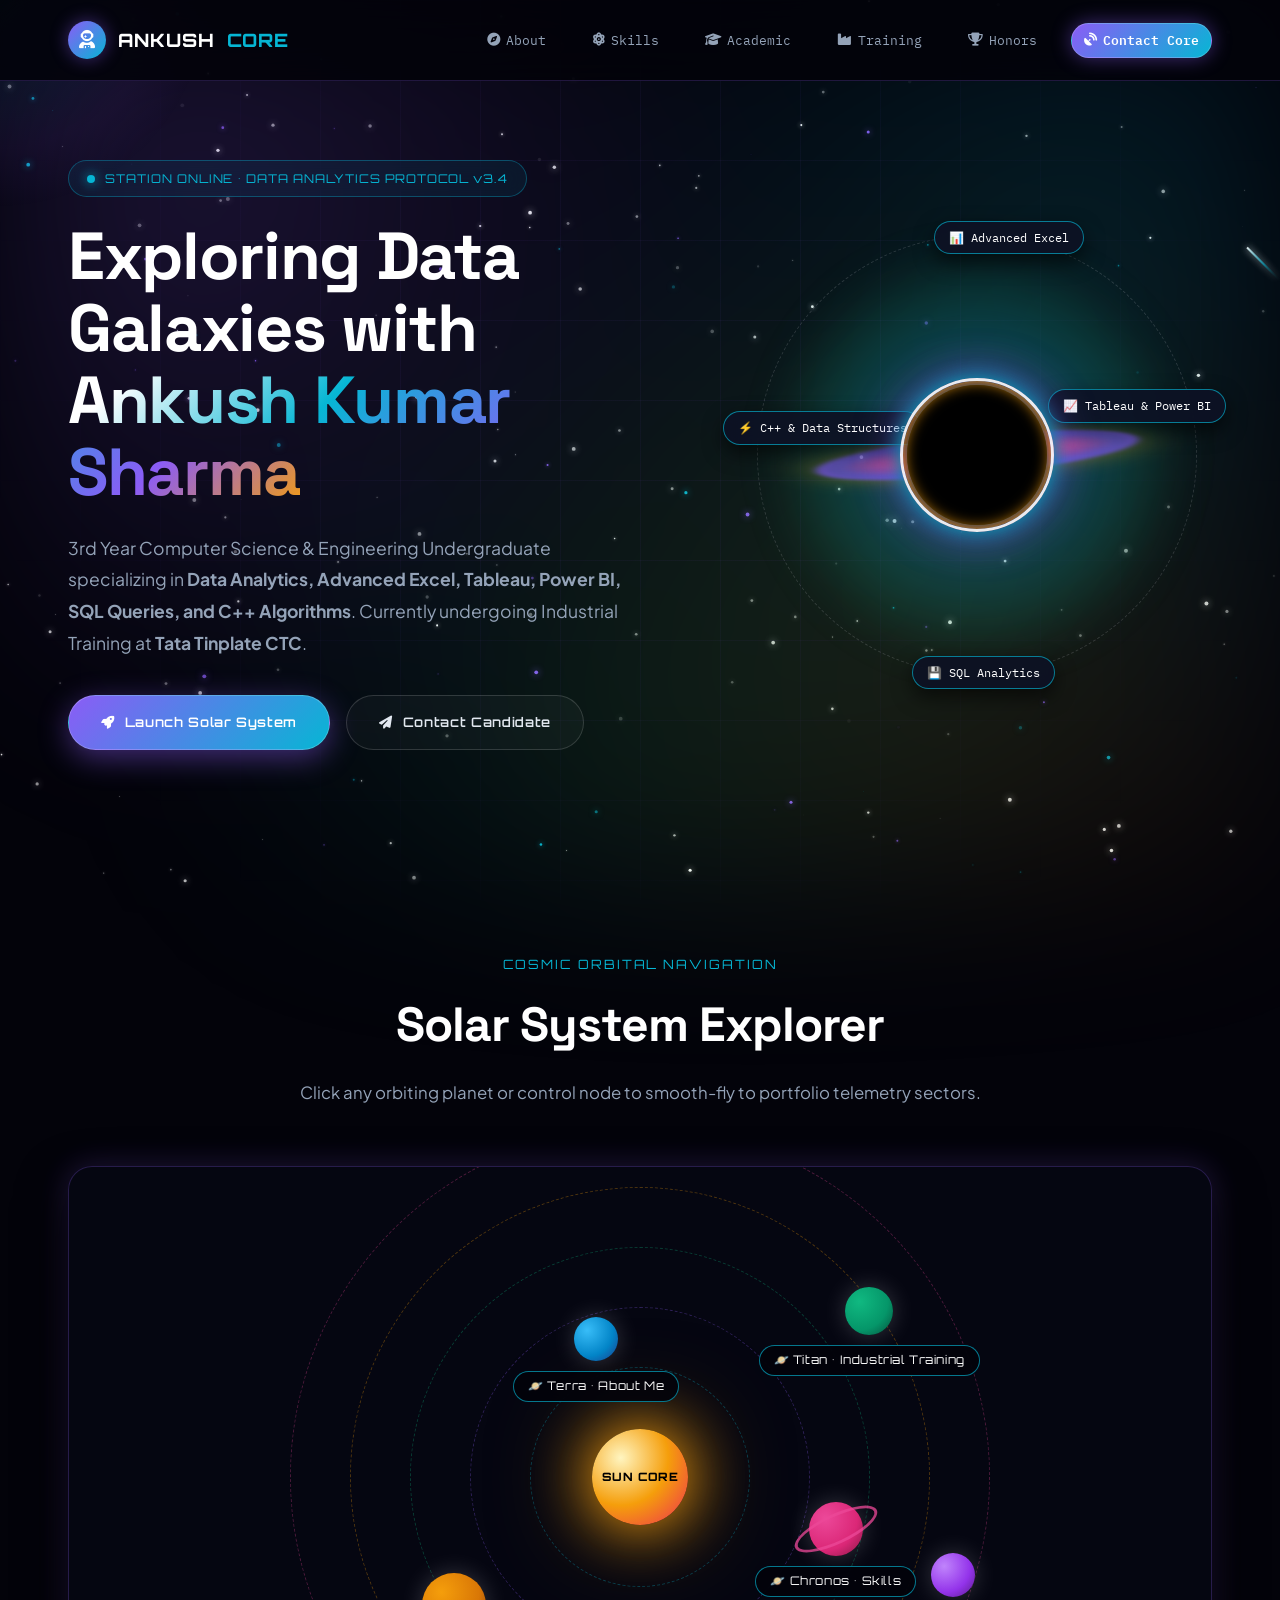
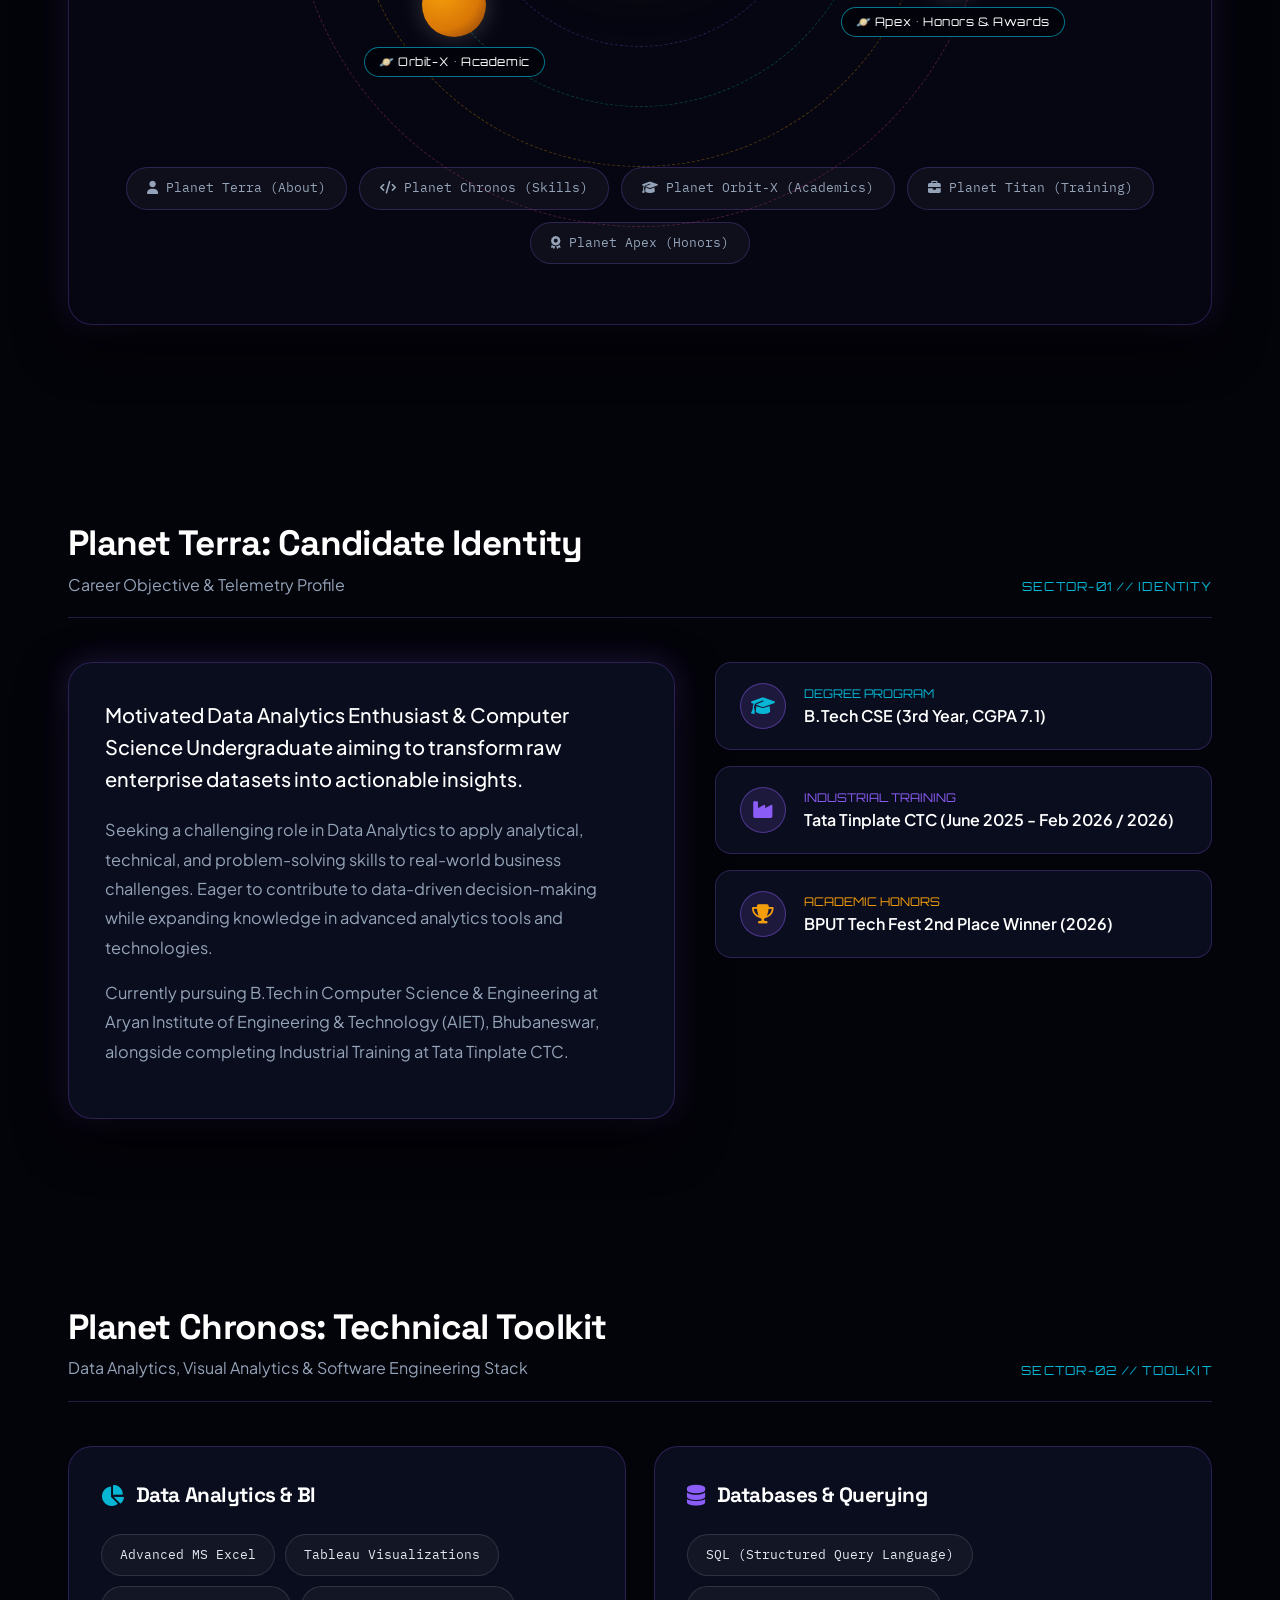
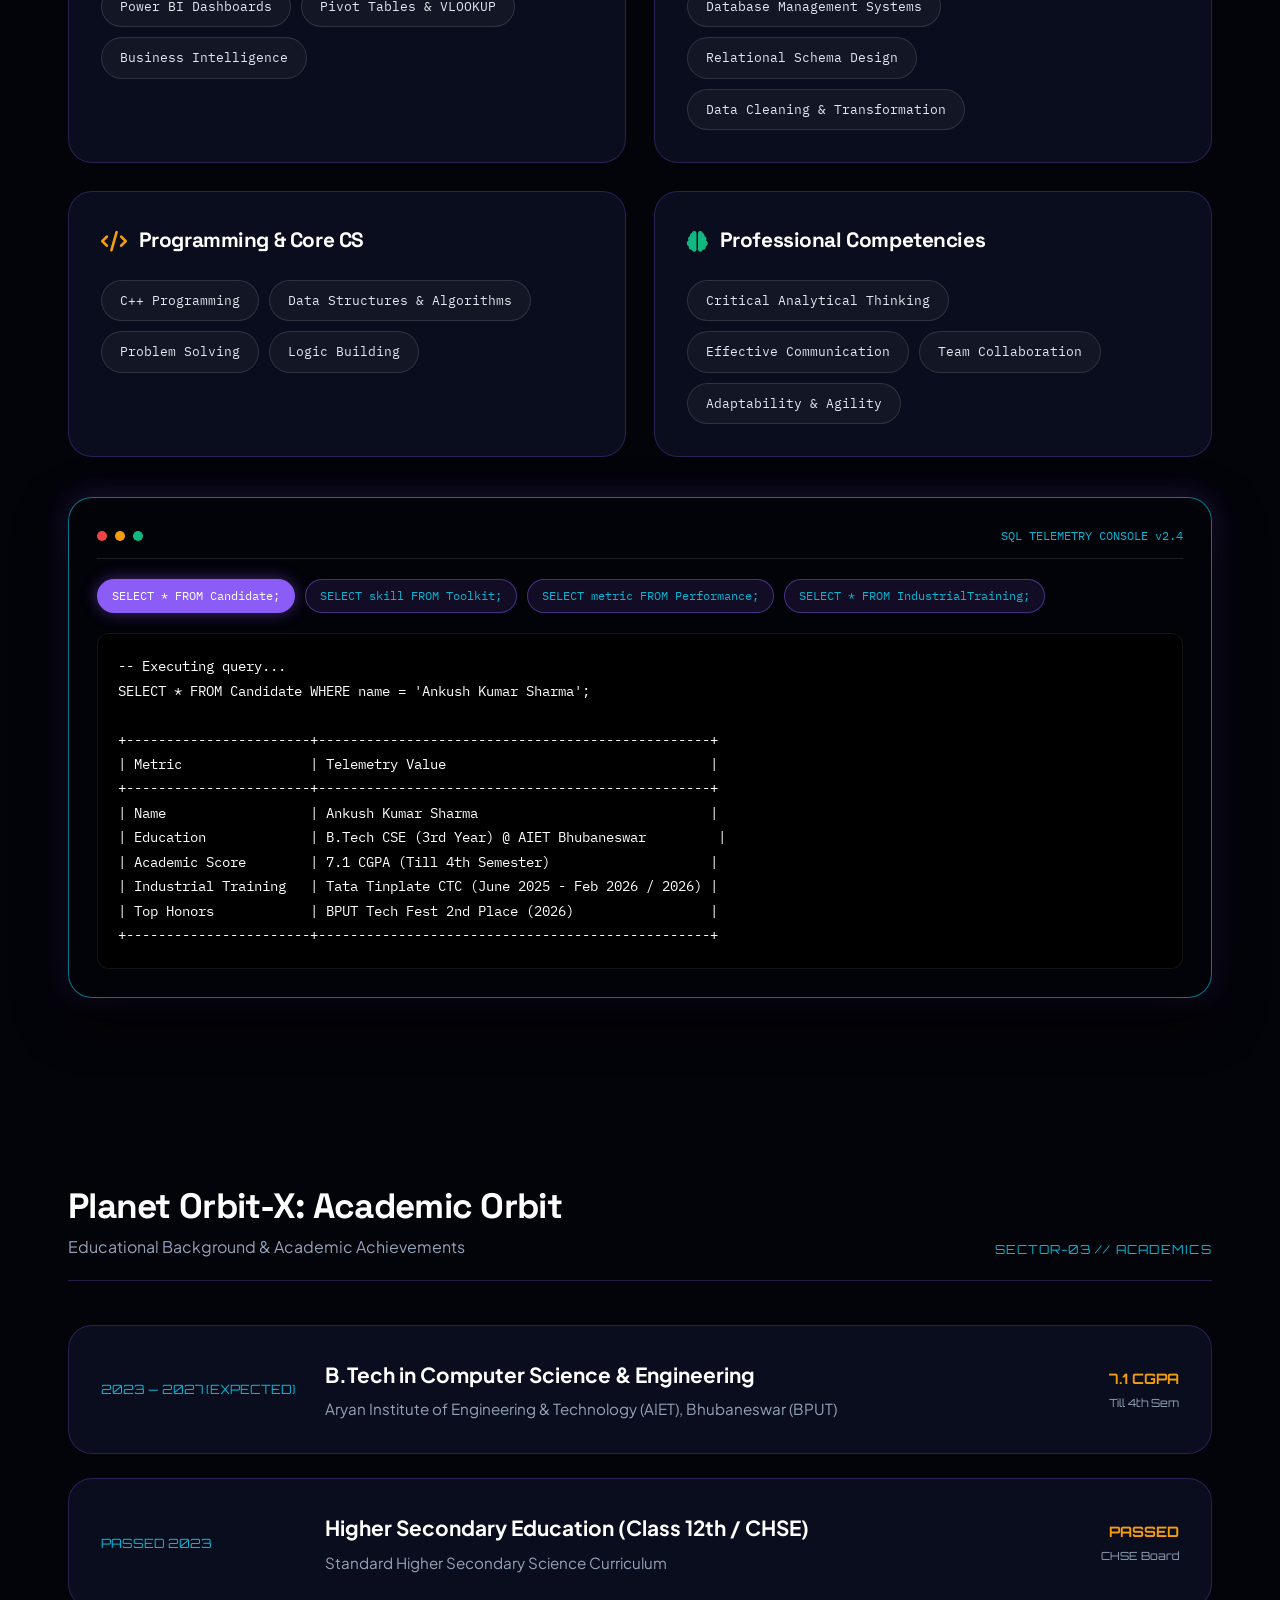
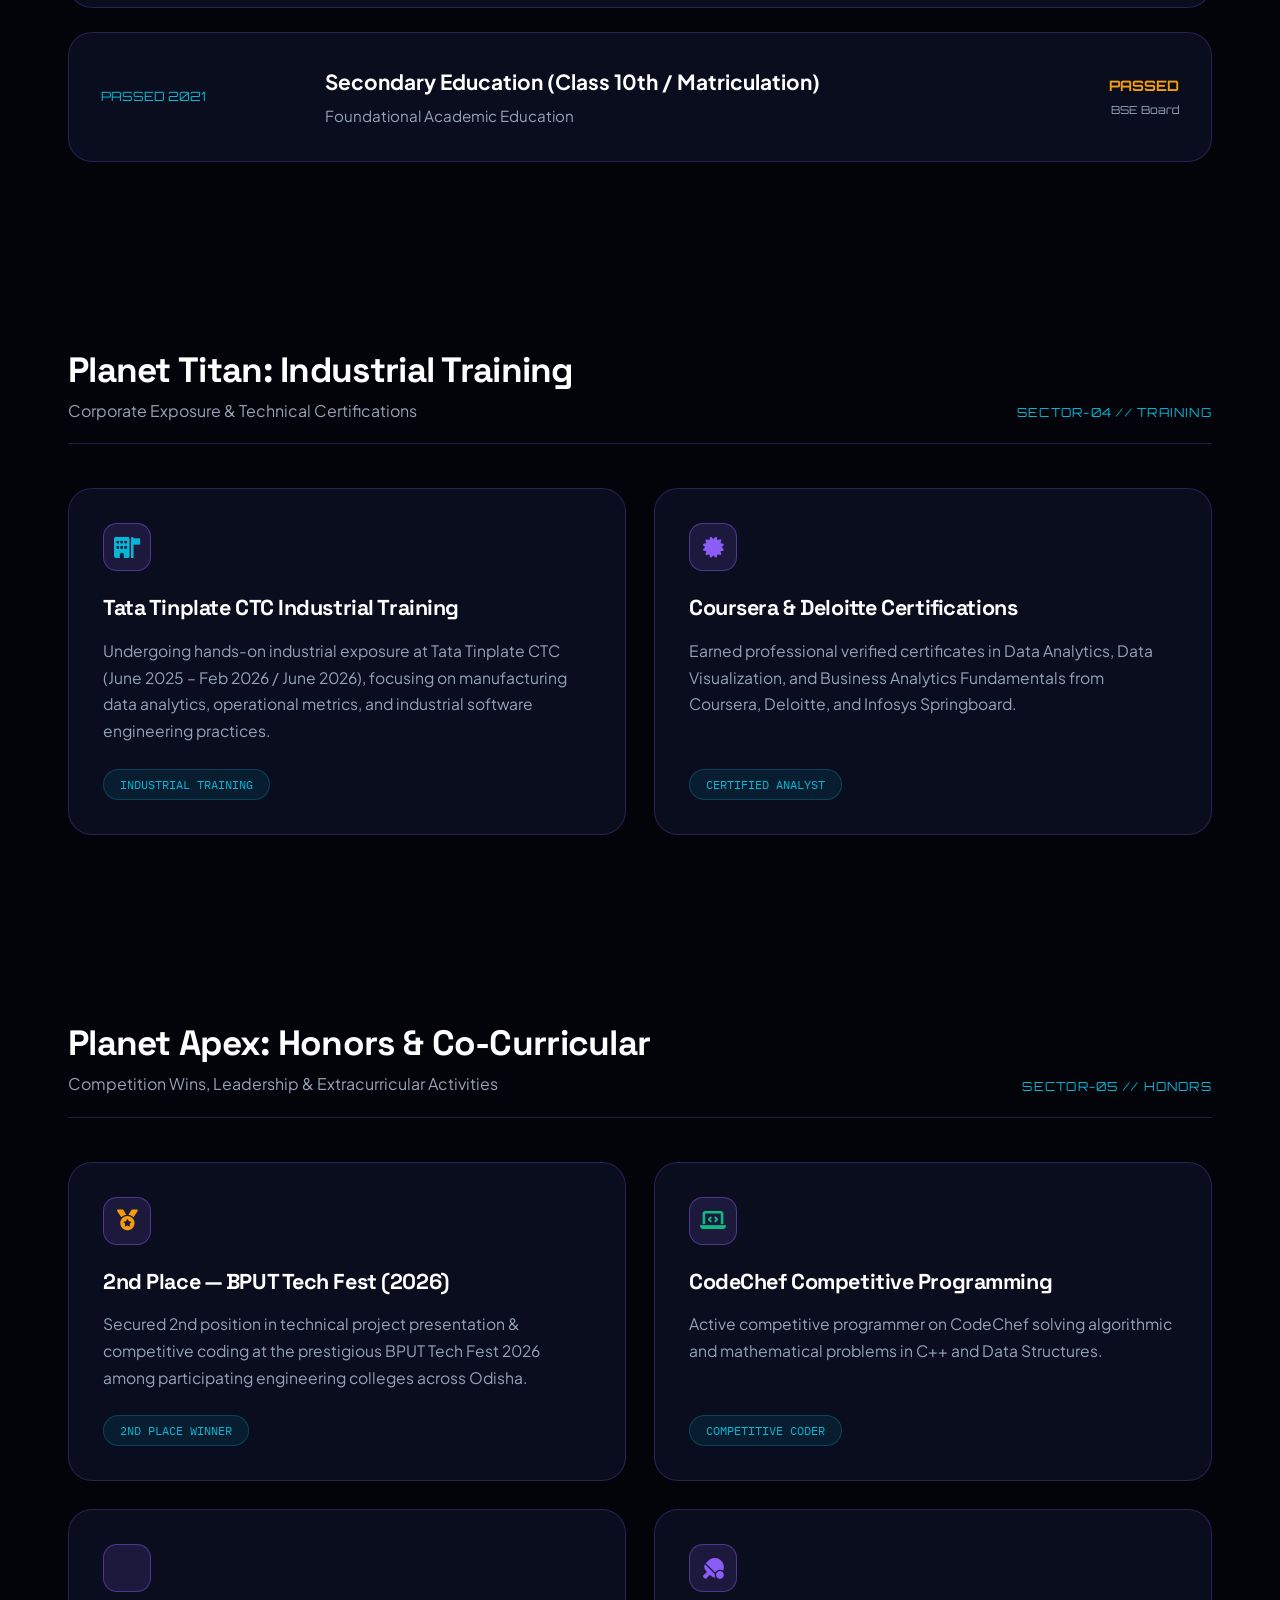
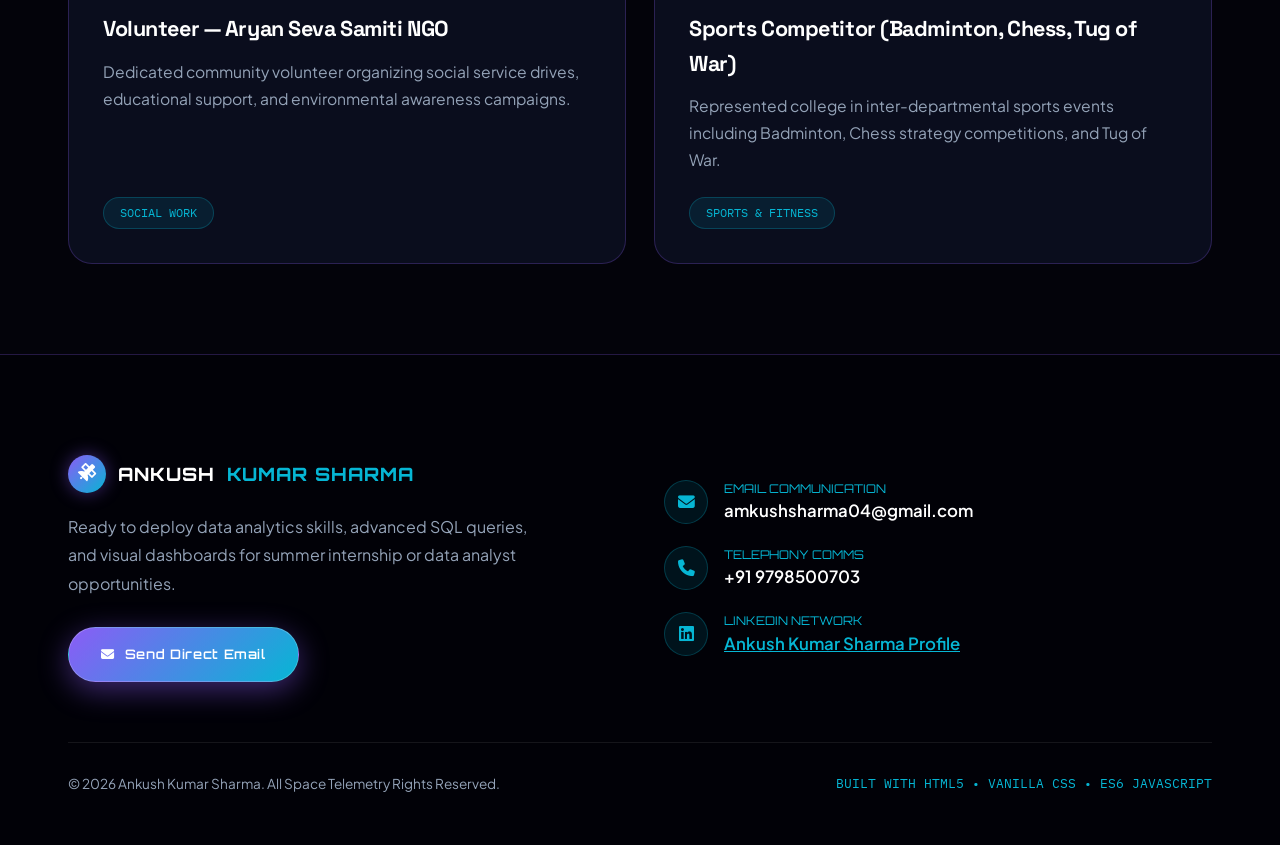
<file: index.html>
<!DOCTYPE html>
<html lang="en">
<head>
  <meta charset="UTF-8">
  <meta name="viewport" content="width=device-width, initial-scale=1.0">
  <title>Ankush Kumar Sharma — Space Theme Data Analytics Portfolio</title>
  <meta name="description" content="Explore Ankush's space data station featuring interactive planetary navigation, black hole visualizer, SQL telemetry console, and industrial training at Tata Tinplate.">
  
  <!-- Google Fonts -->
  <link rel="preconnect" href="https://fonts.googleapis.com">
  <link rel="preconnect" href="https://fonts.gstatic.com" crossorigin>
  <link href="https://fonts.googleapis.com/css2?family=IBM+Plex+Mono:wght@400;500;600&family=Orbitron:wght@600;700;800;900&family=Plus+Jakarta+Sans:wght@400;500;600;700&family=Space+Grotesk:wght@500;600;700&display=swap" rel="stylesheet">
  
  <!-- FontAwesome Icons -->
  <link rel="stylesheet" href="https://cdnjs.cloudflare.com/ajax/libs/font-awesome/6.4.0/css/all.min.css">
  
  <!-- Separate Modular Stylesheet -->
  <link rel="stylesheet" href="styles.css">
</head>
<body>

  <!-- COSMIC CANVAS ENGINE BACKGROUND -->
  <canvas id="starfield"></canvas>
  <div class="cosmic-nebula-overlay"></div>
  <div class="space-grid-bg"></div>
  <div class="cursor-star-glow" id="cursorGlow"></div>

  <!-- NAVIGATION BAR -->
  <nav>
    <div class="container">
      <a href="#" class="brand-logo">
        <div class="cosmic-icon"><i class="fa-solid fa-user-astronaut"></i></div>
        ANKUSH <span>CORE</span>
      </a>
      <ul class="nav-menu">
        <li><a href="#about"><i class="fa-solid fa-compass"></i> About</a></li>
        <li><a href="#skills"><i class="fa-solid fa-atom"></i> Skills</a></li>
        <li><a href="#qualifications"><i class="fa-solid fa-graduation-cap"></i> Academic</a></li>
        <li><a href="#training"><i class="fa-solid fa-industry"></i> Training</a></li>
        <li><a href="#achievements"><i class="fa-solid fa-trophy"></i> Honors</a></li>
        <li><a href="#contact" class="nav-btn-comm"><i class="fa-solid fa-satellite-dish"></i> Contact Core</a></li>
      </ul>
    </div>
  </nav>

  <!-- HERO SECTOR WITH BLACK HOLE SINGULARITY VISUALIZER -->
  <header class="hero-sector" id="hero">
    <div class="container">
      <div class="hero-grid">
        <div class="hero-content">
          <div class="space-hud-badge">
            <div class="hud-dot"></div>
            <span>STATION ONLINE • DATA ANALYTICS PROTOCOL v3.4</span>
          </div>
          
          <h1 class="cosmic-title">
            Exploring Data Galaxies with <span class="gradient-text">Ankush Kumar Sharma</span>
          </h1>
          
          <p class="hero-description">
            3rd Year Computer Science & Engineering Undergraduate specializing in <strong>Data Analytics, Advanced Excel, Tableau, Power BI, SQL Queries, and C++ Algorithms</strong>. Currently undergoing Industrial Training at <strong>Tata Tinplate CTC</strong>.
          </p>

          <div class="cta-group">
            <a href="#planet-system" class="btn-cosmic">
              <i class="fa-solid fa-rocket"></i> Launch Solar System
            </a>
            <a href="#contact" class="btn-cosmic ghost">
              <i class="fa-solid fa-paper-plane"></i> Contact Candidate
            </a>
          </div>
        </div>

        <!-- BLACK HOLE SINGULARITY HERO MODULE -->
        <div class="black-hole-wrapper">
          <div class="black-hole-container">
            <div class="black-hole-aura"></div>
            <div class="accretion-disk"></div>
            <div class="singularity-core"></div>
            <div class="photon-ring"></div>
            
            <div class="tech-orbit">
              <div class="orbit-badge b1"><span>📊 Advanced Excel</span></div>
              <div class="orbit-badge b2"><span>📈 Tableau & Power BI</span></div>
              <div class="orbit-badge b3"><span>💾 SQL Analytics</span></div>
              <div class="orbit-badge b4"><span>⚡ C++ & Data Structures</span></div>
            </div>
          </div>
        </div>
      </div>
    </div>
  </header>

  <!-- INTERACTIVE SOLAR SYSTEM PLANETARY NAVIGATOR -->
  <section class="planet-system-section" id="planet-system">
    <div class="container">
      <div class="section-header">
        <span class="sub-tag">COSMIC ORBITAL NAVIGATION</span>
        <h2>Solar System Explorer</h2>
        <p>Click any orbiting planet or control node to smooth-fly to portfolio telemetry sectors.</p>
      </div>

      <div class="solar-system-showcase">
        <div class="planet-orbit-tracks">
          <div class="sun-core" onclick="scrollToSector('hero')" title="Sun / Station Identity">
            <span>SUN CORE</span>
          </div>

          <div class="orbit-path-1"></div>
          <div class="orbit-path-2"></div>
          <div class="orbit-path-3"></div>
          <div class="orbit-path-4"></div>
          <div class="orbit-path-5"></div>

          <div class="planet-node p-terra" onclick="scrollToSector('about')">
            <div class="planet-body"></div>
            <div class="planet-label">🪐 Terra • About Me</div>
          </div>

          <div class="planet-node p-chronos" onclick="scrollToSector('skills')">
            <div class="planet-body"></div>
            <div class="planet-label">🪐 Chronos • Skills</div>
          </div>

          <div class="planet-node p-orbitx" onclick="scrollToSector('qualifications')">
            <div class="planet-body"></div>
            <div class="planet-label">🪐 Orbit-X • Academic</div>
          </div>

          <div class="planet-node p-titan" onclick="scrollToSector('training')">
            <div class="planet-body"></div>
            <div class="planet-label">🪐 Titan • Industrial Training</div>
          </div>

          <div class="planet-node p-apex" onclick="scrollToSector('achievements')">
            <div class="planet-body"></div>
            <div class="planet-label">🪐 Apex • Honors & Awards</div>
          </div>
        </div>

        <div class="planet-bar-selector">
          <div class="planet-pill" onclick="scrollToSector('about')"><i class="fa-solid fa-user"></i> Planet Terra (About)</div>
          <div class="planet-pill" onclick="scrollToSector('skills')"><i class="fa-solid fa-code"></i> Planet Chronos (Skills)</div>
          <div class="planet-pill" onclick="scrollToSector('qualifications')"><i class="fa-solid fa-graduation-cap"></i> Planet Orbit-X (Academics)</div>
          <div class="planet-pill" onclick="scrollToSector('training')"><i class="fa-solid fa-briefcase"></i> Planet Titan (Training)</div>
          <div class="planet-pill" onclick="scrollToSector('achievements')"><i class="fa-solid fa-award"></i> Planet Apex (Honors)</div>
        </div>
      </div>
    </div>
  </section>

  <!-- SECTOR 1: ABOUT ME -->
  <section class="content-sector" id="about">
    <div class="container">
      <div class="sector-title-wrapper">
        <div>
          <h2>Planet Terra: Candidate Identity</h2>
          <p style="color: var(--text-muted);">Career Objective & Telemetry Profile</p>
        </div>
        <div class="sector-id">SECTOR-01 // IDENTITY</div>
      </div>

      <div class="about-space-grid">
        <div class="about-card-main">
          <div class="about-highlight">
            Motivated Data Analytics Enthusiast & Computer Science Undergraduate aiming to transform raw enterprise datasets into actionable insights.
          </div>
          <p>
            Seeking a challenging role in Data Analytics to apply analytical, technical, and problem-solving skills to real-world business challenges. Eager to contribute to data-driven decision-making while expanding knowledge in advanced analytics tools and technologies.
          </p>
          <p>
            Currently pursuing B.Tech in Computer Science & Engineering at Aryan Institute of Engineering & Technology (AIET), Bhubaneswar, alongside completing Industrial Training at Tata Tinplate CTC.
          </p>
        </div>

        <div class="telemetry-pills">
          <div class="telemetry-pill">
            <div class="telemetry-icon"><i class="fa-solid fa-graduation-cap" style="color: var(--neon-cyan);"></i></div>
            <div>
              <div style="font-family: 'Orbitron', sans-serif; font-size: 0.75rem; color: var(--neon-cyan);">DEGREE PROGRAM</div>
              <div style="color: var(--text-bright); font-weight: 600;">B.Tech CSE (3rd Year, CGPA 7.1)</div>
            </div>
          </div>

          <div class="telemetry-pill">
            <div class="telemetry-icon"><i class="fa-solid fa-industry" style="color: var(--neon-purple);"></i></div>
            <div>
              <div style="font-family: 'Orbitron', sans-serif; font-size: 0.75rem; color: var(--neon-purple);">INDUSTRIAL TRAINING</div>
              <div style="color: var(--text-bright); font-weight: 600;">Tata Tinplate CTC (June 2025 - Feb 2026 / 2026)</div>
            </div>
          </div>

          <div class="telemetry-pill">
            <div class="telemetry-icon"><i class="fa-solid fa-trophy" style="color: var(--solar-gold);"></i></div>
            <div>
              <div style="font-family: 'Orbitron', sans-serif; font-size: 0.75rem; color: var(--solar-gold);">ACADEMIC HONORS</div>
              <div style="color: var(--text-bright); font-weight: 600;">BPUT Tech Fest 2nd Place Winner (2026)</div>
            </div>
          </div>
        </div>
      </div>
    </div>
  </section>

  <!-- SECTOR 2: SKILLS & DATA TOOLKIT -->
  <section class="content-sector" id="skills">
    <div class="container">
      <div class="sector-title-wrapper">
        <div>
          <h2>Planet Chronos: Technical Toolkit</h2>
          <p style="color: var(--text-muted);">Data Analytics, Visual Analytics & Software Engineering Stack</p>
        </div>
        <div class="sector-id">SECTOR-02 // TOOLKIT</div>
      </div>

      <div class="skills-space-grid">
        <div class="skill-sector-card">
          <h3><i class="fa-solid fa-chart-pie" style="color: var(--neon-cyan);"></i> Data Analytics & BI</h3>
          <div class="space-chips">
            <div class="space-chip">Advanced MS Excel</div>
            <div class="space-chip">Tableau Visualizations</div>
            <div class="space-chip">Power BI Dashboards</div>
            <div class="space-chip">Pivot Tables & VLOOKUP</div>
            <div class="space-chip">Business Intelligence</div>
          </div>
        </div>

        <div class="skill-sector-card">
          <h3><i class="fa-solid fa-database" style="color: var(--neon-purple);"></i> Databases & Querying</h3>
          <div class="space-chips">
            <div class="space-chip">SQL (Structured Query Language)</div>
            <div class="space-chip">Database Management Systems</div>
            <div class="space-chip">Relational Schema Design</div>
            <div class="space-chip">Data Cleaning & Transformation</div>
          </div>
        </div>

        <div class="skill-sector-card">
          <h3><i class="fa-solid fa-code" style="color: var(--solar-gold);"></i> Programming & Core CS</h3>
          <div class="space-chips">
            <div class="space-chip">C++ Programming</div>
            <div class="space-chip">Data Structures & Algorithms</div>
            <div class="space-chip">Problem Solving</div>
            <div class="space-chip">Logic Building</div>
          </div>
        </div>

        <div class="skill-sector-card">
          <h3><i class="fa-solid fa-brain" style="color: var(--neon-green);"></i> Professional Competencies</h3>
          <div class="space-chips">
            <div class="space-chip">Critical Analytical Thinking</div>
            <div class="space-chip">Effective Communication</div>
            <div class="space-chip">Team Collaboration</div>
            <div class="space-chip">Adaptability & Agility</div>
          </div>
        </div>
      </div>

      <!-- INTERACTIVE SQL TERMINAL CONTROLLER -->
      <div class="sql-terminal-box">
        <div class="terminal-head">
          <div class="terminal-dots">
            <div class="dot-r"></div>
            <div class="dot-y"></div>
            <div class="dot-g"></div>
          </div>
          <div style="font-family: 'IBM Plex Mono', monospace; font-size: 0.78rem; color: var(--neon-cyan);">
            SQL TELEMETRY CONSOLE v2.4
          </div>
        </div>

        <div class="sql-query-pills">
          <div class="sql-pill active" onclick="runQuery('profile', event)">SELECT * FROM Candidate;</div>
          <div class="sql-pill" onclick="runQuery('skills', event)">SELECT skill FROM Toolkit;</div>
          <div class="sql-pill" onclick="runQuery('metrics', event)">SELECT metric FROM Performance;</div>
          <div class="sql-pill" onclick="runQuery('training', event)">SELECT * FROM IndustrialTraining;</div>
        </div>

        <div class="terminal-body" id="terminalOutput">-- Executing query...
SELECT * FROM Candidate WHERE name = 'Ankush Kumar Sharma';

+-----------------------+-------------------------------------------------+
| Metric                | Telemetry Value                                 |
+-----------------------+-------------------------------------------------+
| Name                  | Ankush Kumar Sharma                             |
| Education             | B.Tech CSE (3rd Year) @ AIET Bhubaneswar         |
| Academic Score        | 7.1 CGPA (Till 4th Semester)                    |
| Industrial Training   | Tata Tinplate CTC (June 2025 - Feb 2026 / 2026) |
| Top Honors            | BPUT Tech Fest 2nd Place (2026)                 |
+-----------------------+-------------------------------------------------+</div>
      </div>
    </div>
  </section>

  <!-- SECTOR 3: ACADEMIC QUALIFICATIONS -->
  <section class="content-sector" id="qualifications">
    <div class="container">
      <div class="sector-title-wrapper">
        <div>
          <h2>Planet Orbit-X: Academic Orbit</h2>
          <p style="color: var(--text-muted);">Educational Background & Academic Achievements</p>
        </div>
        <div class="sector-id">SECTOR-03 // ACADEMICS</div>
      </div>

      <div class="timeline-space">
        <div class="timeline-space-card">
          <div class="timeline-period">2023 — 2027 (EXPECTED)</div>
          <div>
            <div class="timeline-title">B.Tech in Computer Science & Engineering</div>
            <div class="timeline-sub">Aryan Institute of Engineering & Technology (AIET), Bhubaneswar (BPUT)</div>
          </div>
          <div class="timeline-metric">7.1 CGPA<br><span style="font-size: 0.7rem; color: var(--text-muted); font-weight: normal;">Till 4th Sem</span></div>
        </div>

        <div class="timeline-space-card">
          <div class="timeline-period">PASSED 2023</div>
          <div>
            <div class="timeline-title">Higher Secondary Education (Class 12th / CHSE)</div>
            <div class="timeline-sub">Standard Higher Secondary Science Curriculum</div>
          </div>
          <div class="timeline-metric">PASSED<br><span style="font-size: 0.7rem; color: var(--text-muted); font-weight: normal;">CHSE Board</span></div>
        </div>

        <div class="timeline-space-card">
          <div class="timeline-period">PASSED 2021</div>
          <div>
            <div class="timeline-title">Secondary Education (Class 10th / Matriculation)</div>
            <div class="timeline-sub">Foundational Academic Education</div>
          </div>
          <div class="timeline-metric">PASSED<br><span style="font-size: 0.7rem; color: var(--text-muted); font-weight: normal;">BSE Board</span></div>
        </div>
      </div>
    </div>
  </section>

  <!-- SECTOR 4: INDUSTRIAL TRAINING & CERTIFICATIONS -->
  <section class="content-sector" id="training">
    <div class="container">
      <div class="sector-title-wrapper">
        <div>
          <h2>Planet Titan: Industrial Training</h2>
          <p style="color: var(--text-muted);">Corporate Exposure & Technical Certifications</p>
        </div>
        <div class="sector-id">SECTOR-04 // TRAINING</div>
      </div>

      <div class="cosmic-cards-grid">
        <div class="cosmic-card">
          <div>
            <div class="cosmic-card-icon"><i class="fa-solid fa-building-flag" style="color: var(--neon-cyan);"></i></div>
            <h3>Tata Tinplate CTC Industrial Training</h3>
            <p>Undergoing hands-on industrial exposure at Tata Tinplate CTC (June 2025 – Feb 2026 / June 2026), focusing on manufacturing data analytics, operational metrics, and industrial software engineering practices.</p>
          </div>
          <div class="cosmic-tag">INDUSTRIAL TRAINING</div>
        </div>

        <div class="cosmic-card">
          <div>
            <div class="cosmic-card-icon"><i class="fa-solid fa-certificate" style="color: var(--neon-purple);"></i></div>
            <h3>Coursera & Deloitte Certifications</h3>
            <p>Earned professional verified certificates in Data Analytics, Data Visualization, and Business Analytics Fundamentals from Coursera, Deloitte, and Infosys Springboard.</p>
          </div>
          <div class="cosmic-tag">CERTIFIED ANALYST</div>
        </div>
      </div>
    </div>
  </section>

  <!-- SECTOR 5: HONORS, AWARDS & SPORTS -->
  <section class="content-sector" id="achievements">
    <div class="container">
      <div class="sector-title-wrapper">
        <div>
          <h2>Planet Apex: Honors & Co-Curricular</h2>
          <p style="color: var(--text-muted);">Competition Wins, Leadership & Extracurricular Activities</p>
        </div>
        <div class="sector-id">SECTOR-05 // HONORS</div>
      </div>

      <div class="cosmic-cards-grid">
        <div class="cosmic-card">
          <div>
            <div class="cosmic-card-icon"><i class="fa-solid fa-medal" style="color: var(--solar-gold);"></i></div>
            <h3>2nd Place — BPUT Tech Fest (2026)</h3>
            <p>Secured 2nd position in technical project presentation & competitive coding at the prestigious BPUT Tech Fest 2026 among participating engineering colleges across Odisha.</p>
          </div>
          <div class="cosmic-tag">2ND PLACE WINNER</div>
        </div>

        <div class="cosmic-card">
          <div>
            <div class="cosmic-card-icon"><i class="fa-solid fa-laptop-code" style="color: var(--neon-green);"></i></div>
            <h3>CodeChef Competitive Programming</h3>
            <p>Active competitive programmer on CodeChef solving algorithmic and mathematical problems in C++ and Data Structures.</p>
          </div>
          <div class="cosmic-tag">COMPETITIVE CODER</div>
        </div>

        <div class="cosmic-card">
          <div>
            <div class="cosmic-card-icon"><i class="fa-solid fa-hands-holding-heart" style="color: var(--neon-cyan);"></i></div>
            <h3>Volunteer — Aryan Seva Samiti NGO</h3>
            <p>Dedicated community volunteer organizing social service drives, educational support, and environmental awareness campaigns.</p>
          </div>
          <div class="cosmic-tag">SOCIAL WORK</div>
        </div>

        <div class="cosmic-card">
          <div>
            <div class="cosmic-card-icon"><i class="fa-solid fa-table-tennis-paddle-ball" style="color: var(--neon-purple);"></i></div>
            <h3>Sports Competitor (Badminton, Chess, Tug of War)</h3>
            <p>Represented college in inter-departmental sports events including Badminton, Chess strategy competitions, and Tug of War.</p>
          </div>
          <div class="cosmic-tag">SPORTS & FITNESS</div>
        </div>
      </div>
    </div>
  </section>

  <!-- FOOTER & CONTACT SATELLITE CORE -->
  <footer class="space-footer" id="contact">
    <div class="container">
      <div class="footer-grid">
        <div>
          <div class="brand-logo" style="margin-bottom: 20px;">
            <div class="cosmic-icon"><i class="fa-solid fa-satellite"></i></div>
            ANKUSH <span>KUMAR SHARMA</span>
          </div>
          <p style="color: var(--text-muted); line-height: 1.8; max-width: 480px; margin-bottom: 28px;">
            Ready to deploy data analytics skills, advanced SQL queries, and visual dashboards for summer internship or data analyst opportunities.
          </p>
          <div class="cta-group">
            <a href="mailto:amkushsharma04@gmail.com" class="btn-cosmic">
              <i class="fa-solid fa-envelope"></i> Send Direct Email
            </a>
          </div>
        </div>

        <div class="contact-channel-list">
          <div class="contact-channel">
            <div class="contact-channel-icon"><i class="fa-solid fa-envelope"></i></div>
            <div>
              <div style="font-size: 0.75rem; color: var(--neon-cyan); font-family: 'Orbitron';">EMAIL COMMUNICATION</div>
              <div style="color: var(--text-bright); font-weight: 600;">amkushsharma04@gmail.com</div>
            </div>
          </div>

          <div class="contact-channel">
            <div class="contact-channel-icon"><i class="fa-solid fa-phone"></i></div>
            <div>
              <div style="font-size: 0.75rem; color: var(--neon-cyan); font-family: 'Orbitron';">TELEPHONY COMMS</div>
              <div style="color: var(--text-bright); font-weight: 600;">+91 9798500703</div>
            </div>
          </div>

          <div class="contact-channel">
            <div class="contact-channel-icon"><i class="fa-brands fa-linkedin"></i></div>
            <div>
              <div style="font-size: 0.75rem; color: var(--neon-cyan); font-family: 'Orbitron';">LINKEDIN NETWORK</div>
              <div style="color: var(--text-bright); font-weight: 600;">
                <a href="https://www.linkedin.com/in/ankush-kumar-sharma-158810364" target="_blank" style="color: var(--neon-cyan); text-decoration: underline;">
                  Ankush Kumar Sharma Profile
                </a>
              </div>
            </div>
          </div>
        </div>
      </div>

      <div class="footer-bottom-bar">
        <div>© 2026 Ankush Kumar Sharma. All Space Telemetry Rights Reserved.</div>
        <div style="font-family: 'IBM Plex Mono', monospace; font-size: 0.8rem; color: var(--neon-cyan);">
          BUILT WITH HTML5 • VANILLA CSS • ES6 JAVASCRIPT
        </div>
      </div>
    </div>
  </footer>

  <!-- Separate Modular Script -->
  <script src="script.js"></script>
</body>
</html>
</file>
<file: styles.css>
:root {
  --bg-space: #03030A;
  --bg-deep: #070814;
  --bg-card: rgba(14, 18, 36, 0.76);
  --bg-card-hover: rgba(22, 28, 54, 0.88);
  --border-card: rgba(139, 92, 246, 0.25);
  --border-card-hover: rgba(6, 182, 212, 0.65);
  
  --neon-purple: #8B5CF6;
  --neon-purple-glow: rgba(139, 92, 246, 0.45);
  --neon-cyan: #06B6D4;
  --neon-cyan-glow: rgba(6, 182, 212, 0.4);
  --neon-green: #10B981;
  --neon-green-glow: rgba(16, 185, 129, 0.35);
  --solar-gold: #F59E0B;
  --solar-gold-glow: rgba(245, 158, 11, 0.45);
  --nebula-pink: #EC4899;
  
  --text-bright: #FFFFFF;
  --text-main: #E2E8F0;
  --text-muted: #94A3B8;
  --text-dim: #64748B;
  
  --radius-xl: 24px;
  --radius-lg: 16px;
  --radius-md: 12px;
  --radius-full: 9999px;
  
  --shadow-cosmic: 0 20px 50px rgba(0, 0, 0, 0.85), 0 0 30px rgba(139, 92, 246, 0.25);
  --shadow-cyan: 0 10px 35px rgba(6, 182, 212, 0.3);
}

* { margin: 0; padding: 0; box-sizing: border-box; }
html { scroll-behavior: smooth; scroll-padding-top: 100px; }
body {
  background-color: var(--bg-space);
  color: var(--text-main);
  font-family: 'Plus Jakarta Sans', sans-serif;
  -webkit-font-smoothing: antialiased;
  overflow-x: hidden;
  position: relative;
  line-height: 1.6;
}

/* ---------- STARFIELD & COSMIC CANVAS BACKGROUND ---------- */
#starfield {
  position: fixed;
  top: 0; left: 0;
  width: 100vw; height: 100vh;
  z-index: -3;
  pointer-events: none;
}

.cosmic-nebula-overlay {
  position: fixed;
  inset: 0;
  z-index: -2;
  pointer-events: none;
  background: 
    radial-gradient(circle at 15% 20%, rgba(139, 92, 246, 0.18), transparent 45%),
    radial-gradient(circle at 85% 30%, rgba(6, 182, 212, 0.15), transparent 45%),
    radial-gradient(circle at 50% 80%, rgba(16, 185, 129, 0.12), transparent 50%),
    radial-gradient(circle at 75% 75%, rgba(245, 158, 11, 0.1), transparent 45%);
  filter: blur(85px);
  animation: nebulaPulse 18s ease-in-out infinite alternate;
}
@keyframes nebulaPulse {
  0% { opacity: 0.7; transform: scale(1); }
  50% { opacity: 1; transform: scale(1.08) rotate(2deg); }
  100% { opacity: 0.85; transform: scale(1.03) rotate(-2deg); }
}

.space-grid-bg {
  position: fixed;
  inset: 0;
  z-index: -1;
  pointer-events: none;
  background-image: 
    linear-gradient(rgba(139, 92, 246, 0.05) 1px, transparent 1px),
    linear-gradient(90deg, rgba(139, 92, 246, 0.05) 1px, transparent 1px);
  background-size: 80px 80px;
  mask-image: radial-gradient(circle at 50% 40%, black 30%, transparent 80%);
}

/* Cursor Cosmic Glow */
.cursor-star-glow {
  position: fixed;
  width: 420px;
  height: 420px;
  border-radius: 50%;
  background: radial-gradient(circle, rgba(6, 182, 212, 0.12) 0%, rgba(139, 92, 246, 0.06) 50%, transparent 70%);
  pointer-events: none;
  z-index: 99;
  transform: translate(-50%, -50%);
  transition: width 0.3s, height 0.3s, opacity 0.3s;
}

::-webkit-scrollbar { width: 10px; }
::-webkit-scrollbar-track { background: var(--bg-space); }
::-webkit-scrollbar-thumb { background: rgba(139, 92, 246, 0.45); border-radius: 5px; }
::-webkit-scrollbar-thumb:hover { background: var(--neon-cyan); }

h1, h2, h3, .space-title {
  font-family: 'Space Grotesk', sans-serif;
  font-weight: 700;
  letter-spacing: -0.02em;
}
.orbitron { font-family: 'Orbitron', sans-serif; }
.mono { font-family: 'IBM Plex Mono', monospace; }

a { color: inherit; text-decoration: none; }

.container {
  max-width: 1200px;
  margin: 0 auto;
  padding: 0 28px;
}

/* ---------- NAVIGATION BAR ---------- */
nav {
  position: fixed;
  top: 0; left: 0; right: 0;
  z-index: 1000;
  backdrop-filter: blur(24px);
  -webkit-backdrop-filter: blur(24px);
  background: rgba(3, 3, 10, 0.88);
  border-bottom: 1px solid rgba(139, 92, 246, 0.22);
  transition: all 0.3s ease;
}
nav .container {
  display: flex;
  align-items: center;
  justify-content: space-between;
  height: 80px;
}
.brand-logo {
  display: flex;
  align-items: center;
  gap: 12px;
  font-family: 'Orbitron', sans-serif;
  font-weight: 800;
  font-size: 1.15rem;
  color: var(--text-bright);
  letter-spacing: 0.05em;
}
.brand-logo .cosmic-icon {
  width: 38px; height: 38px;
  border-radius: 50%;
  background: linear-gradient(135deg, var(--neon-purple), var(--neon-cyan));
  display: flex; align-items: center; justify-content: center;
  box-shadow: 0 0 18px var(--neon-purple-glow);
  animation: rotateLogo 12s linear infinite;
}
@keyframes rotateLogo { 0% { transform: rotate(0deg); } 100% { transform: rotate(360deg); } }

.brand-logo span { color: var(--neon-cyan); }

.nav-menu {
  display: flex;
  gap: 22px;
  align-items: center;
  list-style: none;
}
.nav-menu a {
  font-family: 'IBM Plex Mono', monospace;
  font-size: 0.82rem;
  color: var(--text-muted);
  transition: all 0.25s ease;
  padding: 6px 12px;
  border-radius: var(--radius-full);
  display: flex;
  align-items: center;
  gap: 6px;
}
.nav-menu a:hover, .nav-menu a.active {
  color: var(--neon-cyan);
  background: rgba(6, 182, 212, 0.08);
  border: 1px solid rgba(6, 182, 212, 0.25);
}
.nav-btn-comm {
  padding: 10px 24px;
  border-radius: var(--radius-full);
  background: linear-gradient(135deg, var(--neon-purple), var(--neon-cyan));
  color: var(--text-bright) !important;
  font-weight: 600;
  box-shadow: 0 0 20px var(--neon-purple-glow);
  transition: all 0.3s ease;
  border: 1px solid rgba(255, 255, 255, 0.2);
}
.nav-btn-comm:hover {
  transform: translateY(-2px);
  box-shadow: 0 0 30px var(--neon-cyan-glow);
  color: #000 !important;
}

/* ---------- HERO & BLACK HOLE SINGULARITY ---------- */
header.hero-sector {
  position: relative;
  padding: 160px 0 100px;
  overflow: hidden;
}
.hero-grid {
  display: grid;
  grid-template-columns: 1.15fr 0.85fr;
  gap: 40px;
  align-items: center;
}

.space-hud-badge {
  display: inline-flex;
  align-items: center;
  gap: 10px;
  padding: 8px 18px;
  border-radius: var(--radius-full);
  background: rgba(6, 182, 212, 0.08);
  border: 1px solid rgba(6, 182, 212, 0.35);
  margin-bottom: 24px;
  backdrop-filter: blur(10px);
}
.space-hud-badge .hud-dot {
  width: 8px; height: 8px; border-radius: 50%;
  background: var(--neon-cyan);
  box-shadow: 0 0 12px var(--neon-cyan);
  animation: hudPulse 1.8s infinite alternate;
}
@keyframes hudPulse {
  0% { transform: scale(0.8); opacity: 0.6; }
  100% { transform: scale(1.2); opacity: 1; box-shadow: 0 0 18px var(--neon-cyan); }
}
.space-hud-badge span {
  font-family: 'Orbitron', sans-serif;
  font-size: 0.75rem;
  color: var(--neon-cyan);
  letter-spacing: 0.08em;
}

h1.cosmic-title {
  font-size: clamp(2.8rem, 5.2vw, 4.4rem);
  line-height: 1.08;
  color: var(--text-bright);
  margin-bottom: 24px;
}
h1.cosmic-title .gradient-text {
  background: linear-gradient(135deg, #FFFFFF 10%, var(--neon-cyan) 40%, var(--neon-purple) 75%, var(--solar-gold) 100%);
  -webkit-background-clip: text;
  -webkit-text-fill-color: transparent;
}

.hero-description {
  font-size: 1.1rem;
  color: var(--text-muted);
  line-height: 1.8;
  margin-bottom: 36px;
  max-width: 580px;
}

.cta-group {
  display: flex;
  gap: 16px;
  align-items: center;
  flex-wrap: wrap;
}

.btn-cosmic {
  font-family: 'Orbitron', sans-serif;
  font-size: 0.82rem;
  font-weight: 600;
  letter-spacing: 0.05em;
  padding: 16px 32px;
  border-radius: var(--radius-full);
  background: linear-gradient(135deg, var(--neon-purple), var(--neon-cyan));
  color: #ffffff;
  display: inline-flex;
  align-items: center;
  gap: 10px;
  transition: all 0.3s ease;
  box-shadow: 0 8px 30px var(--neon-purple-glow);
  border: 1px solid rgba(255, 255, 255, 0.2);
  position: relative;
  overflow: hidden;
}
.btn-cosmic:hover {
  transform: translateY(-3px);
  box-shadow: 0 12px 40px var(--neon-cyan-glow);
  border-color: var(--neon-cyan);
}
.btn-cosmic.ghost {
  background: rgba(255, 255, 255, 0.03);
  border: 1px solid rgba(255, 255, 255, 0.15);
  color: var(--text-main);
  box-shadow: none;
}
.btn-cosmic.ghost:hover {
  background: rgba(139, 92, 246, 0.15);
  border-color: var(--neon-purple);
  color: var(--text-bright);
}

/* BLACK HOLE VISUALIZER CONTAINER */
.black-hole-wrapper {
  position: relative;
  width: 100%;
  height: 440px;
  display: flex;
  justify-content: center;
  align-items: center;
}

.black-hole-container {
  position: relative;
  width: 320px;
  height: 320px;
  display: flex;
  justify-content: center;
  align-items: center;
}

.black-hole-aura {
  position: absolute;
  inset: -30px;
  border-radius: 50%;
  background: radial-gradient(circle, rgba(139, 92, 246, 0.45) 0%, rgba(6, 182, 212, 0.25) 40%, rgba(16, 185, 129, 0.15) 65%, transparent 80%);
  filter: blur(25px);
  animation: holePulse 6s ease-in-out infinite alternate;
}
@keyframes holePulse {
  0% { transform: scale(0.95); opacity: 0.8; }
  100% { transform: scale(1.1); opacity: 1; }
}

.accretion-disk {
  position: absolute;
  width: 340px;
  height: 120px;
  border-radius: 50%;
  background: radial-gradient(ellipse at center, rgba(245, 158, 11, 0.95) 0%, rgba(236, 72, 153, 0.75) 35%, rgba(139, 92, 246, 0.55) 60%, transparent 85%);
  transform: rotateX(72deg) rotateZ(-20deg);
  filter: blur(4px);
  box-shadow: 0 0 50px var(--solar-gold-glow), inset 0 0 30px var(--neon-purple);
  animation: diskRotate 20s linear infinite;
}
@keyframes diskRotate {
  0% { transform: rotateX(72deg) rotateZ(0deg); }
  100% { transform: rotateX(72deg) rotateZ(360deg); }
}

.singularity-core {
  position: absolute;
  width: 140px;
  height: 140px;
  border-radius: 50%;
  background: #000000;
  box-shadow: 
    0 0 25px #000,
    0 0 50px rgba(139, 92, 246, 0.9),
    inset 0 0 20px rgba(0, 0, 0, 1),
    0 0 2px var(--neon-cyan);
  z-index: 2;
}

.photon-ring {
  position: absolute;
  width: 154px;
  height: 154px;
  border-radius: 50%;
  border: 3px solid rgba(255, 255, 255, 0.9);
  box-shadow: 0 0 20px var(--neon-cyan), inset 0 0 15px var(--solar-gold);
  z-index: 3;
  animation: photonShimmer 3s ease-in-out infinite alternate;
}
@keyframes photonShimmer {
  0% { transform: scale(1); opacity: 0.85; }
  100% { transform: scale(1.04); opacity: 1; box-shadow: 0 0 30px var(--neon-cyan); }
}

.tech-orbit {
  position: absolute;
  inset: -60px;
  border-radius: 50%;
  border: 1px dashed rgba(255, 255, 255, 0.14);
  animation: techOrbitSpin 24s linear infinite;
  pointer-events: none;
}
@keyframes techOrbitSpin {
  0% { transform: rotate(0deg); }
  100% { transform: rotate(360deg); }
}

.orbit-badge {
  position: absolute;
  background: rgba(14, 18, 36, 0.92);
  border: 1px solid var(--border-card-hover);
  backdrop-filter: blur(10px);
  padding: 6px 14px;
  border-radius: var(--radius-full);
  font-family: 'IBM Plex Mono', monospace;
  font-size: 0.75rem;
  color: var(--text-bright);
  display: flex;
  align-items: center;
  gap: 8px;
  box-shadow: 0 8px 20px rgba(0, 0, 0, 0.6);
  white-space: nowrap;
}
.orbit-badge span { display: inline-block; animation: counterRotate 24s linear infinite; }
@keyframes counterRotate {
  0% { transform: rotate(0deg); }
  100% { transform: rotate(-360deg); }
}

.b1 { top: -15px; left: 40%; }
.b2 { top: 35%; right: -30px; }
.b3 { bottom: -15px; left: 35%; }
.b4 { top: 40%; left: -35px; }

/* ---------- SOLAR SYSTEM INTERACTIVE PLANETARY NAVIGATOR ---------- */
section.planet-system-section {
  padding: 100px 0;
  position: relative;
}

.section-header {
  text-align: center;
  max-width: 750px;
  margin: 0 auto 60px;
}
.section-header .sub-tag {
  font-family: 'Orbitron', sans-serif;
  font-size: 0.8rem;
  color: var(--neon-cyan);
  letter-spacing: 0.15em;
  text-transform: uppercase;
  margin-bottom: 12px;
  display: inline-block;
}
.section-header h2 {
  font-size: clamp(2rem, 3.8vw, 3rem);
  color: var(--text-bright);
  margin-bottom: 16px;
}
.section-header p {
  color: var(--text-muted);
  font-size: 1.05rem;
}

.solar-system-showcase {
  position: relative;
  background: rgba(7, 8, 20, 0.82);
  border: 1px solid var(--border-card);
  backdrop-filter: blur(24px);
  border-radius: var(--radius-xl);
  padding: 60px 40px;
  box-shadow: var(--shadow-cosmic);
  overflow: hidden;
}

.planet-orbit-tracks {
  position: relative;
  height: 500px;
  display: flex;
  justify-content: center;
  align-items: center;
}

.sun-core {
  position: absolute;
  width: 96px;
  height: 96px;
  border-radius: 50%;
  background: radial-gradient(circle at 30% 30%, #FFF5C0, #F59E0B 50%, #EF4444 90%);
  box-shadow: 0 0 60px #F59E0B, 0 0 100px rgba(245, 158, 11, 0.5);
  display: flex;
  align-items: center;
  justify-content: center;
  z-index: 10;
  cursor: pointer;
  transition: transform 0.3s ease;
}
.sun-core:hover { transform: scale(1.12); }
.sun-core span {
  font-family: 'Orbitron', sans-serif;
  font-size: 0.72rem;
  font-weight: 800;
  color: #000;
  letter-spacing: 0.05em;
}

.orbit-path-1 { position: absolute; width: 220px; height: 220px; border: 1px dashed rgba(6, 182, 212, 0.3); border-radius: 50%; }
.orbit-path-2 { position: absolute; width: 340px; height: 340px; border: 1px dashed rgba(139, 92, 246, 0.3); border-radius: 50%; }
.orbit-path-3 { position: absolute; width: 460px; height: 460px; border: 1px dashed rgba(16, 185, 129, 0.3); border-radius: 50%; }
.orbit-path-4 { position: absolute; width: 580px; height: 580px; border: 1px dashed rgba(245, 158, 11, 0.3); border-radius: 50%; }
.orbit-path-5 { position: absolute; width: 700px; height: 700px; border: 1px dashed rgba(236, 72, 153, 0.3); border-radius: 50%; }

.planet-node {
  position: absolute;
  cursor: pointer;
  display: flex;
  flex-direction: column;
  align-items: center;
  transition: transform 0.3s ease;
  z-index: 12;
}
.planet-node:hover { transform: scale(1.2); }

.planet-body {
  position: relative;
  border-radius: 50%;
  box-shadow: 0 0 25px rgba(255, 255, 255, 0.2);
  display: flex;
  align-items: center;
  justify-content: center;
  transition: box-shadow 0.3s ease;
}
.planet-node:hover .planet-body {
  box-shadow: 0 0 40px var(--neon-cyan), 0 0 20px var(--text-bright);
}

.planet-label {
  margin-top: 10px;
  background: rgba(3, 3, 10, 0.9);
  border: 1px solid var(--border-card-hover);
  padding: 5px 14px;
  border-radius: var(--radius-full);
  font-family: 'Orbitron', sans-serif;
  font-size: 0.74rem;
  color: var(--text-bright);
  letter-spacing: 0.05em;
  white-space: nowrap;
  backdrop-filter: blur(8px);
}

.p-terra { top: 18%; left: 38%; }
.p-terra .planet-body { width: 44px; height: 44px; background: radial-gradient(circle at 30% 30%, #38BDF8, #0284C7 60%, #1E3A8A); }

.p-chronos { top: 55%; right: 24%; }
.p-chronos .planet-body { width: 54px; height: 54px; background: radial-gradient(circle at 30% 30%, #EC4899, #DB2777 60%, #831843); }
.p-chronos .planet-body::after {
  content: ''; position: absolute; width: 84px; height: 24px;
  border: 3px solid rgba(236, 72, 153, 0.75); border-radius: 50%; transform: rotate(-25deg);
}

.p-orbitx { bottom: 10%; left: 24%; }
.p-orbitx .planet-body { width: 64px; height: 64px; background: radial-gradient(circle at 30% 30%, #F59E0B, #D97706 60%, #78350F); }

.p-titan { top: 12%; right: 18%; }
.p-titan .planet-body { width: 48px; height: 48px; background: radial-gradient(circle at 30% 30%, #10B981, #059669 60%, #064E3B); }

.p-apex { bottom: 18%; right: 10%; }
.p-apex .planet-body { width: 44px; height: 44px; background: radial-gradient(circle at 30% 30%, #C084FC, #9333EA 60%, #581C87); }

.planet-bar-selector {
  display: flex;
  justify-content: center;
  gap: 12px;
  margin-top: 40px;
  flex-wrap: wrap;
}
.planet-pill {
  padding: 10px 20px;
  border-radius: var(--radius-full);
  background: rgba(255, 255, 255, 0.04);
  border: 1px solid var(--border-card);
  font-family: 'IBM Plex Mono', monospace;
  font-size: 0.8rem;
  color: var(--text-muted);
  cursor: pointer;
  transition: all 0.25s ease;
  display: flex;
  align-items: center;
  gap: 8px;
}
.planet-pill:hover, .planet-pill.active {
  background: rgba(6, 182, 212, 0.14);
  border-color: var(--neon-cyan);
  color: var(--text-bright);
  transform: translateY(-2px);
  box-shadow: 0 4px 20px var(--neon-cyan-glow);
}

/* ---------- GLASSMORPISM SECTIONS & CARDS ---------- */
section.content-sector {
  padding: 90px 0;
  position: relative;
}

.sector-title-wrapper {
  display: flex;
  justify-content: space-between;
  align-items: flex-end;
  margin-bottom: 44px;
  border-bottom: 1px solid var(--border-card);
  padding-bottom: 20px;
}
.sector-title-wrapper h2 {
  font-size: 2.2rem;
  color: var(--text-bright);
}
.sector-title-wrapper .sector-id {
  font-family: 'Orbitron', sans-serif;
  font-size: 0.78rem;
  color: var(--neon-cyan);
  letter-spacing: 0.1em;
}

.about-space-grid {
  display: grid;
  grid-template-columns: 1.1fr 0.9fr;
  gap: 40px;
}
.about-card-main {
  background: var(--bg-card);
  border: 1px solid var(--border-card);
  backdrop-filter: blur(20px);
  border-radius: var(--radius-xl);
  padding: 36px;
  box-shadow: var(--shadow-cosmic);
}
.about-highlight {
  font-size: 1.25rem;
  color: var(--text-bright);
  line-height: 1.6;
  margin-bottom: 20px;
  font-weight: 500;
}
.about-card-main p {
  color: var(--text-muted);
  font-size: 1.02rem;
  line-height: 1.8;
  margin-bottom: 16px;
}

.telemetry-pills {
  display: flex;
  flex-direction: column;
  gap: 16px;
}
.telemetry-pill {
  background: var(--bg-card);
  border: 1px solid var(--border-card);
  backdrop-filter: blur(16px);
  border-radius: var(--radius-lg);
  padding: 20px 24px;
  display: flex;
  align-items: center;
  gap: 18px;
  transition: all 0.3s ease;
}
.telemetry-pill:hover {
  transform: translateX(8px);
  border-color: var(--border-card-hover);
  box-shadow: var(--shadow-cyan);
}
.telemetry-icon {
  width: 46px; height: 46px;
  border-radius: 50%;
  background: rgba(139, 92, 246, 0.15);
  border: 1px solid var(--neon-purple-glow);
  display: flex; align-items: center; justify-content: center;
  font-size: 1.2rem;
  flex-shrink: 0;
}

.skills-space-grid {
  display: grid;
  grid-template-columns: repeat(2, 1fr);
  gap: 28px;
}
.skill-sector-card {
  background: var(--bg-card);
  border: 1px solid var(--border-card);
  backdrop-filter: blur(20px);
  border-radius: var(--radius-xl);
  padding: 32px;
  transition: all 0.35s ease;
  transform-style: preserve-3d;
}
.skill-sector-card:hover {
  border-color: var(--border-card-hover);
  box-shadow: var(--shadow-cosmic);
}
.skill-sector-card h3 {
  font-size: 1.3rem;
  color: var(--text-bright);
  margin-bottom: 22px;
  display: flex;
  align-items: center;
  gap: 12px;
}
.space-chips { display: flex; flex-wrap: wrap; gap: 10px; }
.space-chip {
  font-family: 'IBM Plex Mono', monospace;
  font-size: 0.84rem;
  padding: 9px 18px;
  border-radius: var(--radius-full);
  background: rgba(255, 255, 255, 0.04);
  border: 1px solid rgba(255, 255, 255, 0.12);
  color: var(--text-main);
  transition: all 0.25s ease;
}
.space-chip:hover {
  background: rgba(6, 182, 212, 0.15);
  border-color: var(--neon-cyan);
  color: var(--text-bright);
  transform: translateY(-3px);
  box-shadow: 0 4px 18px var(--neon-cyan-glow);
}

.timeline-space {
  display: flex;
  flex-direction: column;
  gap: 24px;
}
.timeline-space-card {
  background: var(--bg-card);
  border: 1px solid var(--border-card);
  backdrop-filter: blur(20px);
  border-radius: var(--radius-xl);
  padding: 32px;
  display: grid;
  grid-template-columns: 200px 1fr 160px;
  gap: 24px;
  align-items: center;
  transition: all 0.35s ease;
}
.timeline-space-card:hover {
  border-color: var(--border-card-hover);
  transform: translateY(-4px);
  box-shadow: var(--shadow-cosmic);
}
.timeline-period {
  font-family: 'Orbitron', sans-serif;
  font-size: 0.8rem;
  color: var(--neon-cyan);
}
.timeline-title {
  font-size: 1.3rem;
  color: var(--text-bright);
  font-weight: 700;
}
.timeline-sub {
  color: var(--text-muted);
  font-size: 0.95rem;
  margin-top: 6px;
}
.timeline-metric {
  text-align: right;
  font-family: 'Orbitron', sans-serif;
  font-size: 0.9rem;
  color: var(--solar-gold);
  font-weight: 700;
}

.cosmic-cards-grid {
  display: grid;
  grid-template-columns: repeat(2, 1fr);
  gap: 28px;
}
.cosmic-card {
  background: var(--bg-card);
  border: 1px solid var(--border-card);
  backdrop-filter: blur(20px);
  border-radius: var(--radius-xl);
  padding: 34px;
  display: flex;
  flex-direction: column;
  justify-content: space-between;
  transition: all 0.35s ease;
}
.cosmic-card:hover {
  border-color: var(--border-card-hover);
  box-shadow: var(--shadow-cosmic);
}
.cosmic-card-icon {
  width: 48px; height: 48px;
  border-radius: 14px;
  background: rgba(139, 92, 246, 0.15);
  border: 1px solid var(--neon-purple-glow);
  display: flex; align-items: center; justify-content: center;
  font-size: 1.3rem;
  margin-bottom: 20px;
}
.cosmic-card h3 {
  font-size: 1.35rem;
  color: var(--text-bright);
  margin-bottom: 12px;
}
.cosmic-card p {
  color: var(--text-muted);
  font-size: 0.98rem;
  line-height: 1.7;
  margin-bottom: 24px;
}
.cosmic-tag {
  align-self: flex-start;
  font-family: 'IBM Plex Mono', monospace;
  font-size: 0.75rem;
  padding: 5px 16px;
  border-radius: var(--radius-full);
  background: rgba(6, 182, 212, 0.1);
  color: var(--neon-cyan);
  border: 1px solid rgba(6, 182, 212, 0.25);
}

.sql-terminal-box {
  background: rgba(3, 3, 10, 0.95);
  border: 1px solid var(--border-card-hover);
  border-radius: var(--radius-xl);
  padding: 28px;
  box-shadow: var(--shadow-cosmic);
  margin-top: 40px;
}
.terminal-head {
  display: flex;
  justify-content: space-between;
  align-items: center;
  margin-bottom: 20px;
  border-bottom: 1px solid rgba(255, 255, 255, 0.1);
  padding-bottom: 12px;
}
.terminal-dots { display: flex; gap: 8px; }
.dot-r { width: 10px; height: 10px; border-radius: 50%; background: #EF4444; }
.dot-y { width: 10px; height: 10px; border-radius: 50%; background: #F59E0B; }
.dot-g { width: 10px; height: 10px; border-radius: 50%; background: #10B981; }

.sql-query-pills {
  display: flex;
  gap: 10px;
  margin-bottom: 20px;
  flex-wrap: wrap;
}
.sql-pill {
  font-family: 'IBM Plex Mono', monospace;
  font-size: 0.78rem;
  padding: 6px 14px;
  border-radius: var(--radius-full);
  background: rgba(139, 92, 246, 0.12);
  border: 1px solid var(--neon-purple-glow);
  color: var(--neon-cyan);
  cursor: pointer;
  transition: all 0.25s ease;
}
.sql-pill:hover, .sql-pill.active {
  background: var(--neon-purple);
  color: #fff;
  box-shadow: 0 0 15px var(--neon-purple-glow);
}

.terminal-body {
  font-family: 'IBM Plex Mono', monospace;
  font-size: 0.9rem;
  color: var(--text-bright);
  background: #000;
  border-radius: var(--radius-md);
  padding: 20px;
  min-height: 170px;
  line-height: 1.7;
  white-space: pre-wrap;
  border: 1px solid rgba(255, 255, 255, 0.08);
}

footer.space-footer {
  background: rgba(2, 2, 8, 0.98);
  border-top: 1px solid var(--border-card);
  padding: 100px 0 50px;
  position: relative;
}
.footer-grid {
  display: grid;
  grid-template-columns: 1fr 1fr;
  gap: 48px;
  align-items: center;
  margin-bottom: 60px;
}
.contact-channel-list {
  display: flex;
  flex-direction: column;
  gap: 20px;
}
.contact-channel {
  display: flex;
  align-items: center;
  gap: 16px;
  color: var(--text-muted);
  font-size: 1.05rem;
}
.contact-channel-icon {
  width: 44px; height: 44px;
  border-radius: 50%;
  background: rgba(6, 182, 212, 0.1);
  border: 1px solid rgba(6, 182, 212, 0.25);
  display: flex; align-items: center; justify-content: center;
  color: var(--neon-cyan);
  flex-shrink: 0;
}

.footer-bottom-bar {
  display: flex;
  justify-content: space-between;
  align-items: center;
  border-top: 1px solid rgba(255, 255, 255, 0.08);
  padding-top: 30px;
  color: var(--text-muted);
  font-size: 0.85rem;
}

.reveal {
  opacity: 0;
  transform: translateY(30px);
  transition: opacity 0.8s ease, transform 0.8s ease;
}
.reveal.in-view {
  opacity: 1;
  transform: translateY(0);
}

@media (max-width: 992px) {
  .hero-grid, .about-space-grid, .footer-grid { grid-template-columns: 1fr; }
  .skills-space-grid, .cosmic-cards-grid { grid-template-columns: 1fr; }
  .timeline-space-card { grid-template-columns: 1fr; gap: 12px; }
  .timeline-metric { text-align: left; }
  .planet-orbit-tracks { height: 380px; }
  .sun-core { width: 70px; height: 70px; }
  .sun-core span { font-size: 0.6rem; }
  nav .nav-menu { display: none; }
}
</file>
